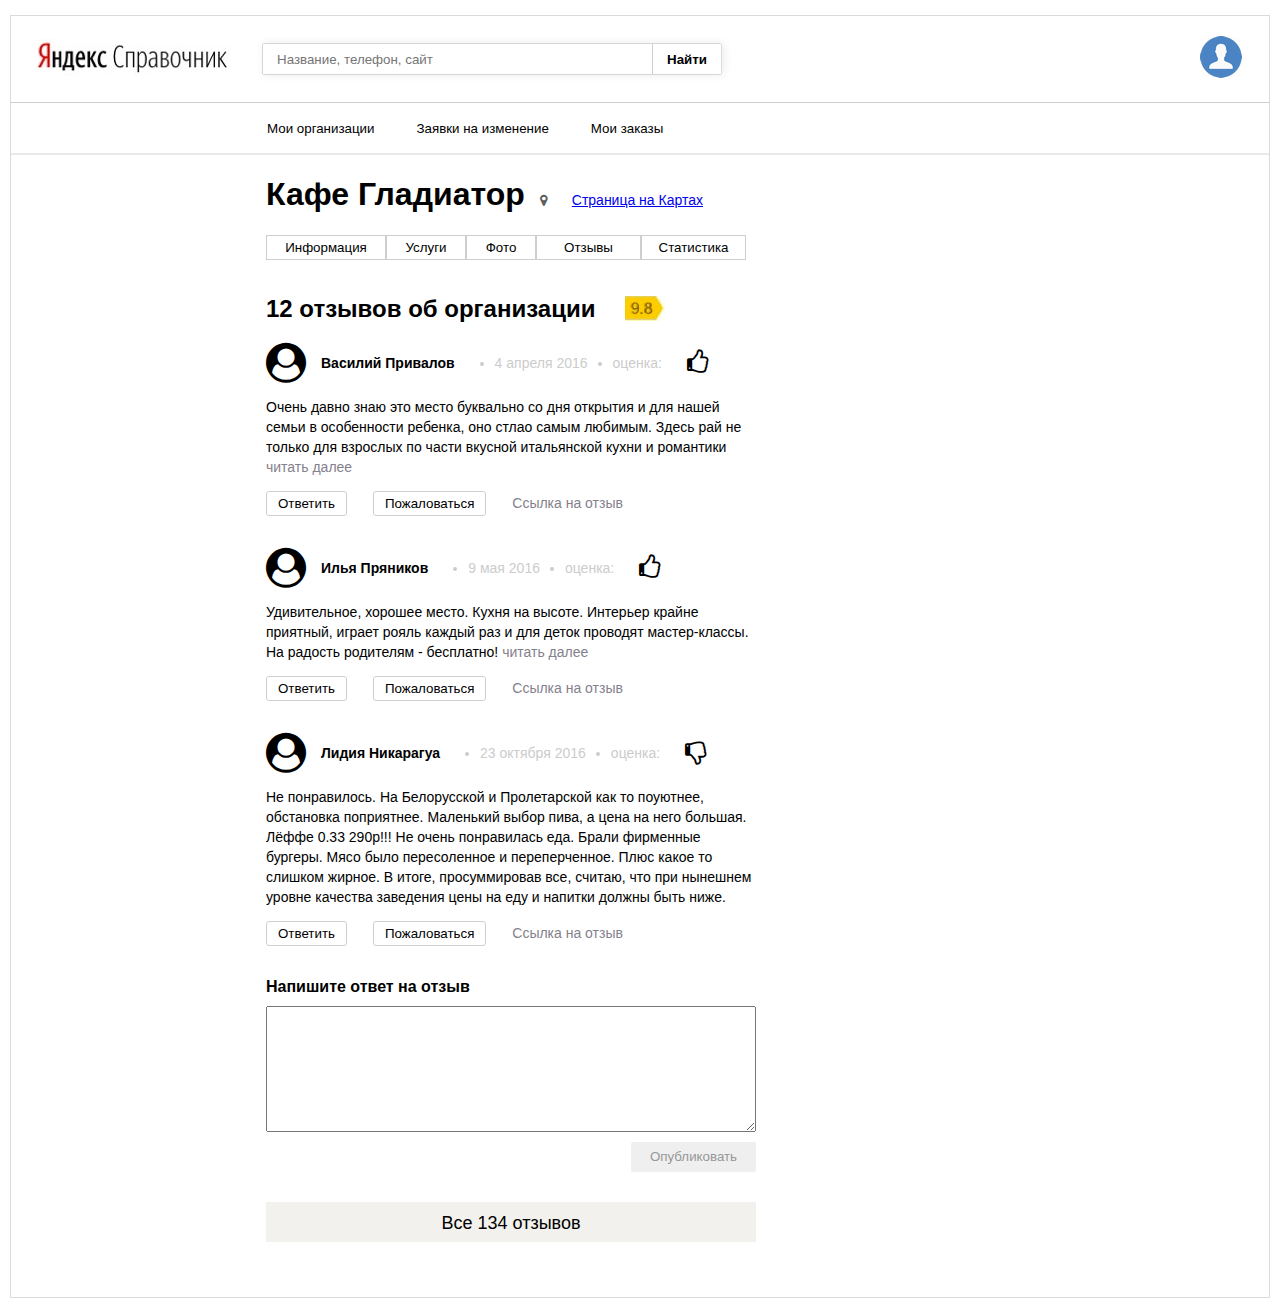
<file: YandexPage/index.html>
<!DOCTYPE html>
<html lang="en">

<head>
 <meta charset="UTF-8">
 <meta name="viewport" content="width=device-width, initial-scale=1.0">
 <meta http-equiv="X-UA-Compatible" content="ie=edge">
 <title>Яндекс</title>

 <link rel="stylesheet" href="sass/style.css">
 <link href="//netdna.bootstrapcdn.com/font-awesome/4.7.0/css/font-awesome.css" rel="stylesheet" />
</head>

<body>

 <header class="header">
  <div class="header-pair">
   <div class="header-logo">
    <img src="img/log-img.png" alt="">
   </div>
   <!-- /.header-logo -->
   <div class="header-search">
    <form>
     <input type="search" placeholder="Название, телефон, сайт">
     <button class="submit_button" type="submit">Найти</button>
    </form>
   </div>
   <!-- /.header-search -->
  </div>

  <div class="header-user_img">
   <img src="img/user-img.png" alt="">
  </div>
  <!-- /.header-user_img -->
 </header>
 <!-- /.header -->

 <ul class="nav-buttons">
  <li><button>Мои организации</button></li>
  <li><button>Заявки на изменение</button></li>
  <li><button>Мои заказы</button></li>
 </ul>



 <div class="container">
  <!-- <div class="nav"> -->

  <!-- </div> -->


  <section class="content">
   <div class="content__title">
    <h1>Кафе Гладиатор</h1>
    <i class="fa fa-map-marker" aria-hidden="true"></i>
    <a href="#">Страница на Картах</a>
    <!-- /.content__title -->
   </div>

   <ul class="content__nav">
    <li><button id="btn-1">Информация</button></li>
    <li><button id="btn-2">Услуги</button></li>
    <li><button id="btn-3">Фото</button></li>
    <li><button id="btn-4">Отзывы</button></li>
    <li><button id="btn-5">Статистика</button></li>
   </ul>
   <!-- /.content__nav -->

   <div class="feedback__title">
    <h2>12 отзывов об организации</h2>
    <img src="img/index-btn.png" alt="Индекс">
   </div>

   <div class="feedback">
    <div class="feedback__title">
     <i class="fa fa-user-circle" aria-hidden="true"></i>
     <span>Василий Привалов</span>
     <ul>
      <li>4 апреля 2016</li>
      <li>оценка:</li>
     </ul>
     <i class="fa fa-thumbs-o-up" aria-hidden="true"></i>
    </div>
    <!-- /.feedback__title -->
    <p class="feedback__text">Очень давно знаю это место буквально со дня открытия
     и для нашей семьи в особенности ребенка, оно стлао самым любимым. Здесь рай не только для
     взрослых по части вкусной итальянской кухни и романтики <a href="#">читать далее</a>
    </p>

    <div class="feedback__buttons">
     <button class="button__answer">Ответить</button>
     <button class="button__complain">Пожаловаться</button>
     <a href="#">Ссылка на отзыв</a>
    </div>
    <!-- /.feedback__buttons -->
   </div>
   <!-- /.feedback -->

   <div class="feedback">
    <div class="feedback__title">
     <i class="fa fa-user-circle" aria-hidden="true"></i>
     <span>Илья Пряников</span>
     <ul>
      <li>9 мая 2016</li>
      <li>оценка:</li>
     </ul>
     <i class="fa fa-thumbs-o-up" aria-hidden="true"></i>
    </div>
    <!-- /.feedback__title -->
    <p class="feedback__text">Удивительное, хорошее место. Кухня на высоте. Интерьер крайне приятный,
     играет рояль каждый раз и для деток проводят мастер-классы. На радость
     родителям - бесплатно! <a href="#">читать далее</a>
    </p>

    <div class="feedback__buttons">
     <button class="button__answer">Ответить</button>
     <button class="button__complain">Пожаловаться</button>
     <a href="#">Ссылка на отзыв</a>
    </div>
    <!-- /.feedback__buttons -->
   </div>
   <!-- /.feedback -->

   <div class="feedback">
    <div class="feedback__title">
     <i class="fa fa-user-circle" aria-hidden="true"></i>
     <span>Лидия Никарагуа</span>
     <ul>
      <li>23 октября 2016</li>
      <li>оценка:</li>
     </ul>
     <i class="fa fa-thumbs-o-down" aria-hidden="true"></i>
    </div>
    <!-- /.feedback__title -->
    <p class="feedback__text">Не понравилось. На Белорусской и Пролетарской как то поуютнее,
     обстановка поприятнее. Маленький выбор пива, а цена на него большая.
     Лёффе 0.33 290р!!! Не очень понравилась еда. Брали фирменные бургеры.
     Мясо было пересоленное и переперченное. Плюс какое то слишком жирное.
     В итоге, просуммировав все, считаю, что при нынешнем уровне качества
     заведения цены на еду и напитки должны быть ниже.
    </p>

    <div class="feedback__buttons">
     <button class="button__answer">Ответить</button>
     <button class="button__complain">Пожаловаться</button>
     <a href="#">Ссылка на отзыв</a>
    </div>
    <!-- /.feedback__buttons -->
   </div>
   <!-- /.feedback -->


   <h4>Напишите ответ на отзыв</h4>
   <div class="textblock">
    <textarea name="text" id="feedback" cols="68" rows="8"></textarea>
    <button>Опубликовать</button>
   </div>
  </section>
  <!-- /.content -->

  <button class="button_another-feedback">Все 134 отзывов</button>
 </div>


</body>

</html>
</file>
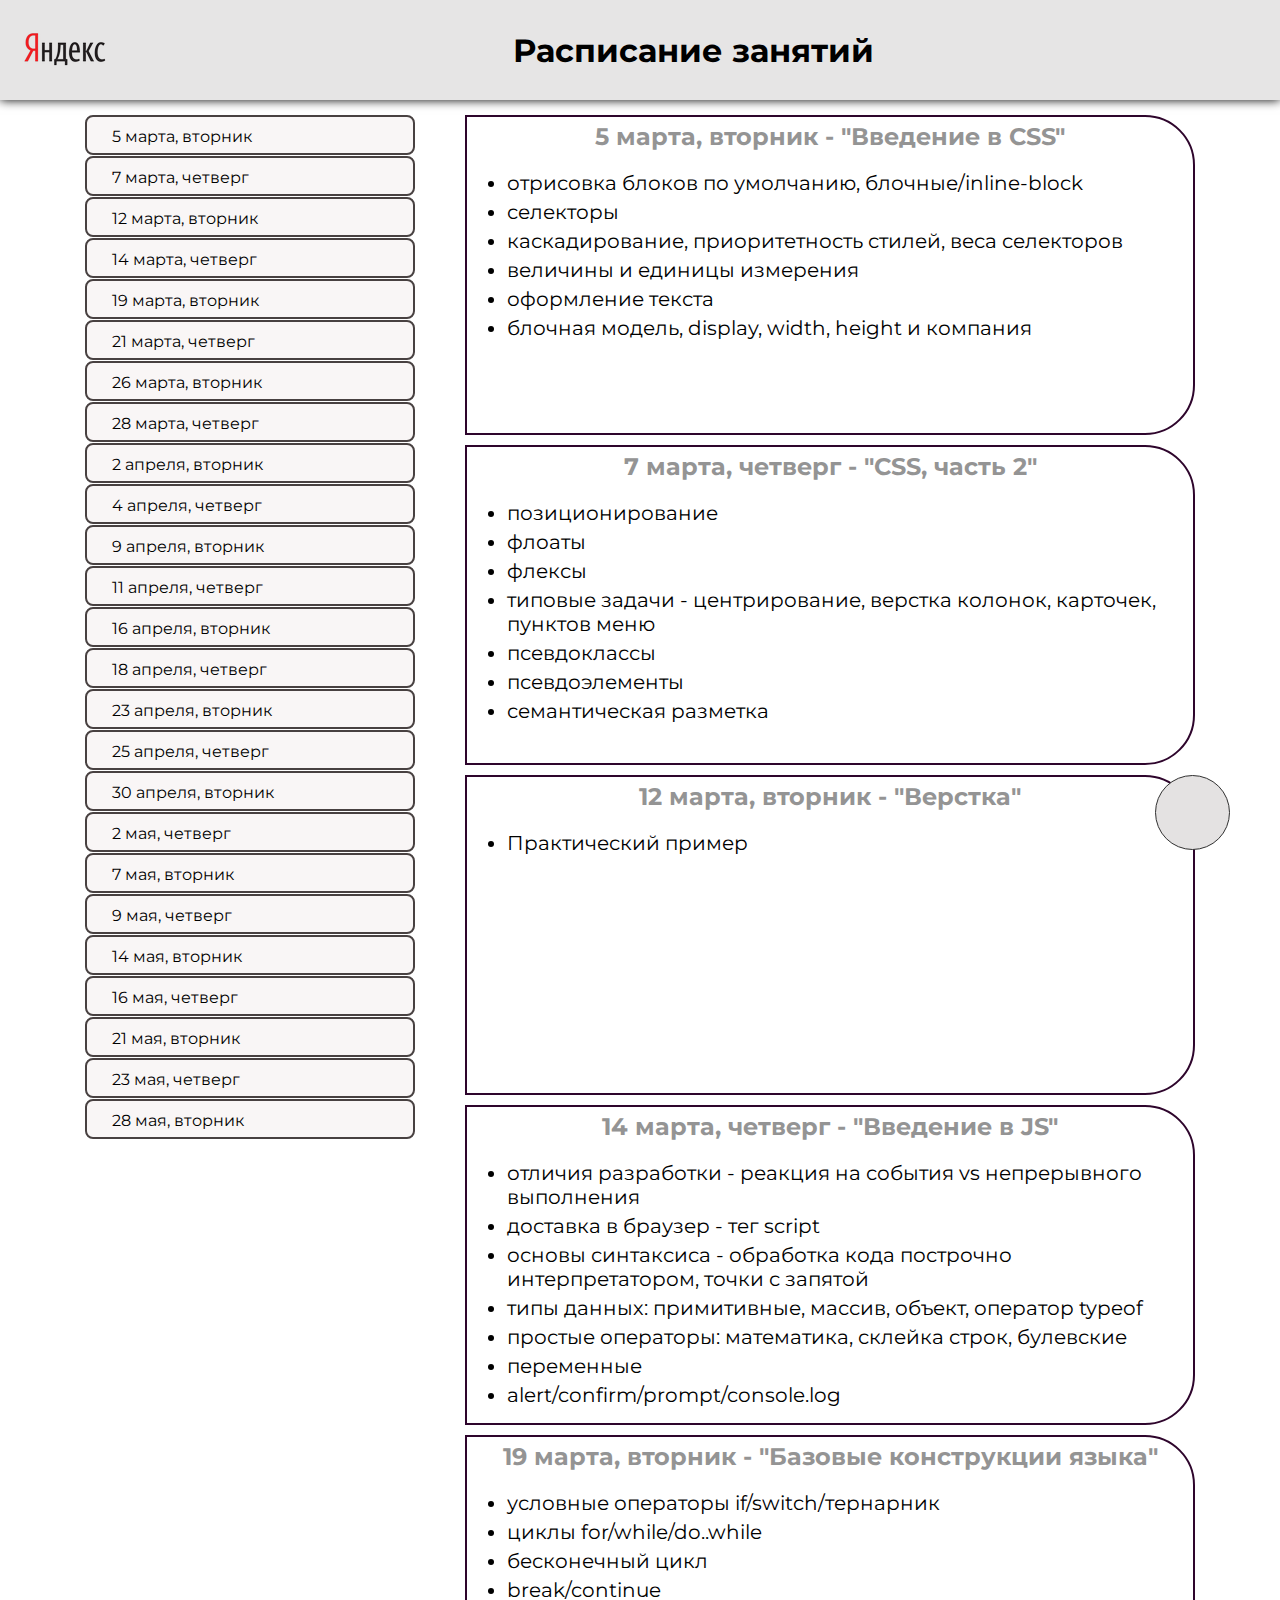
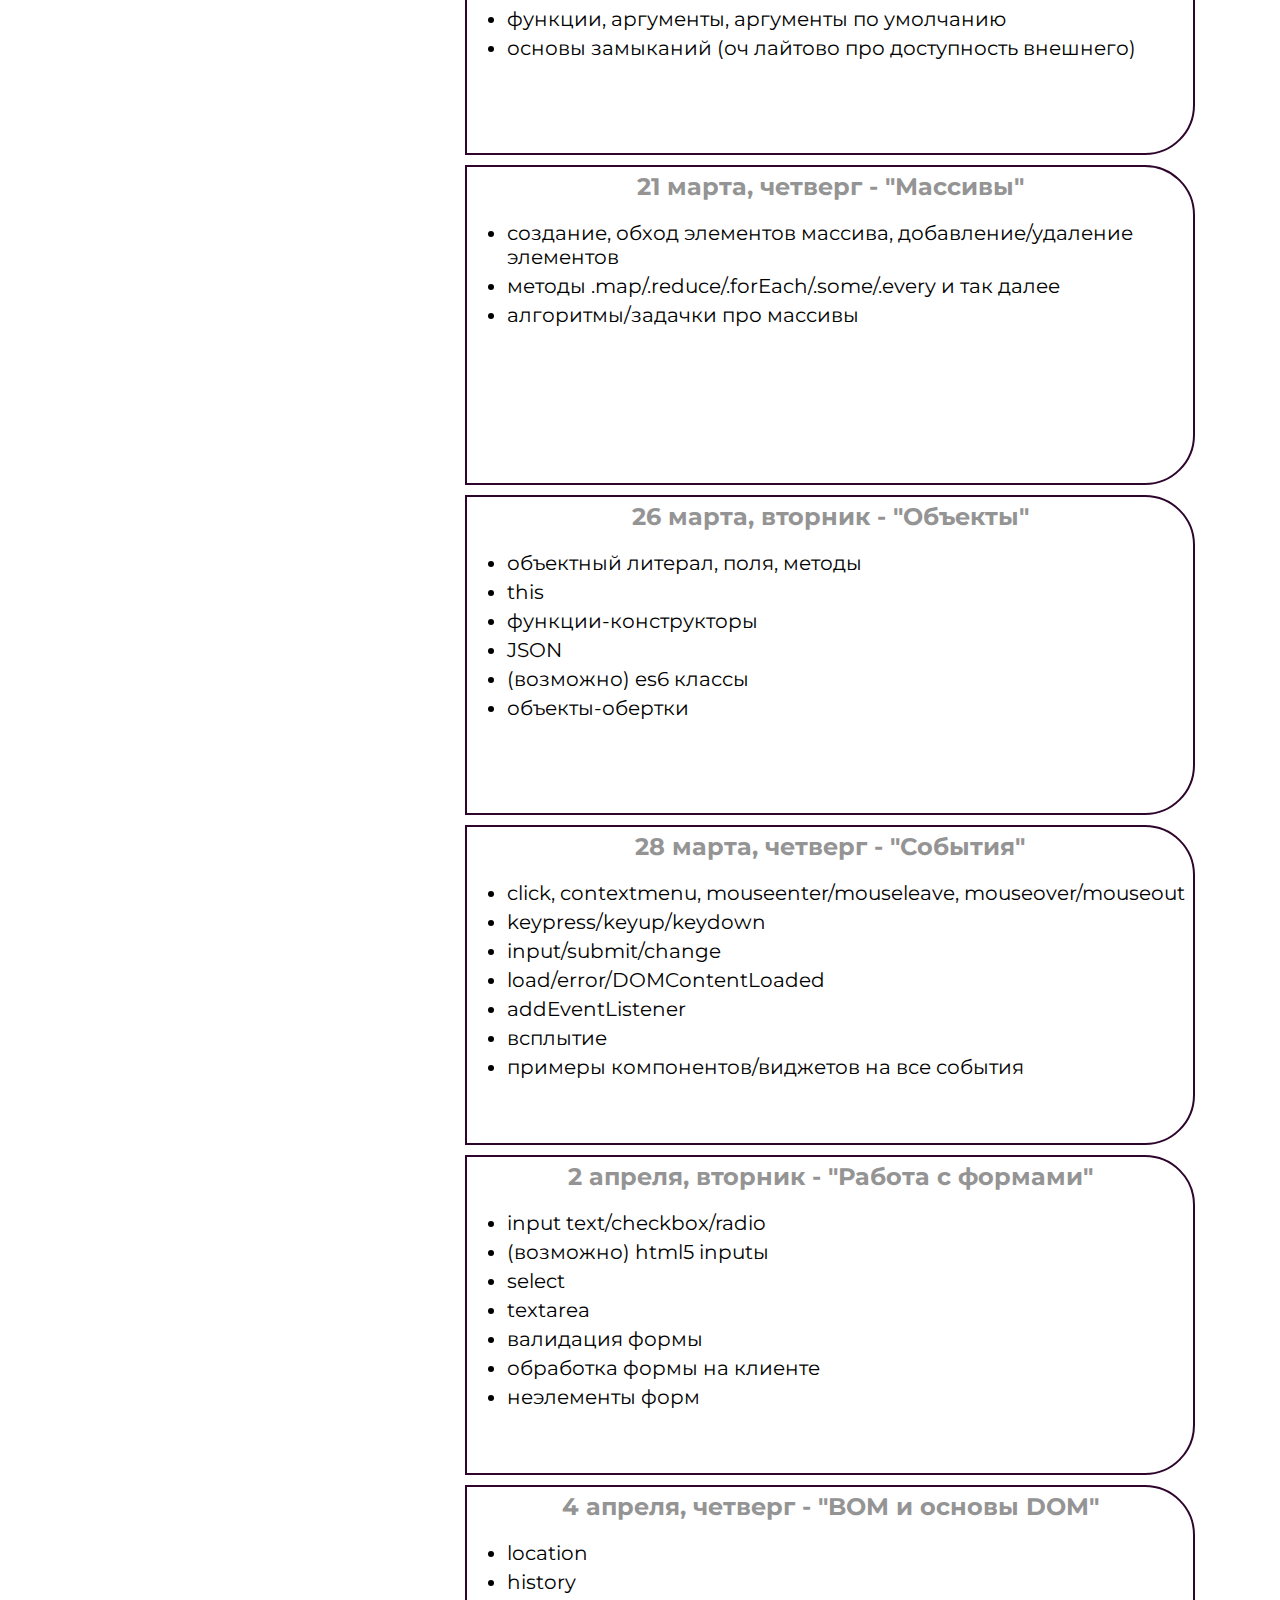
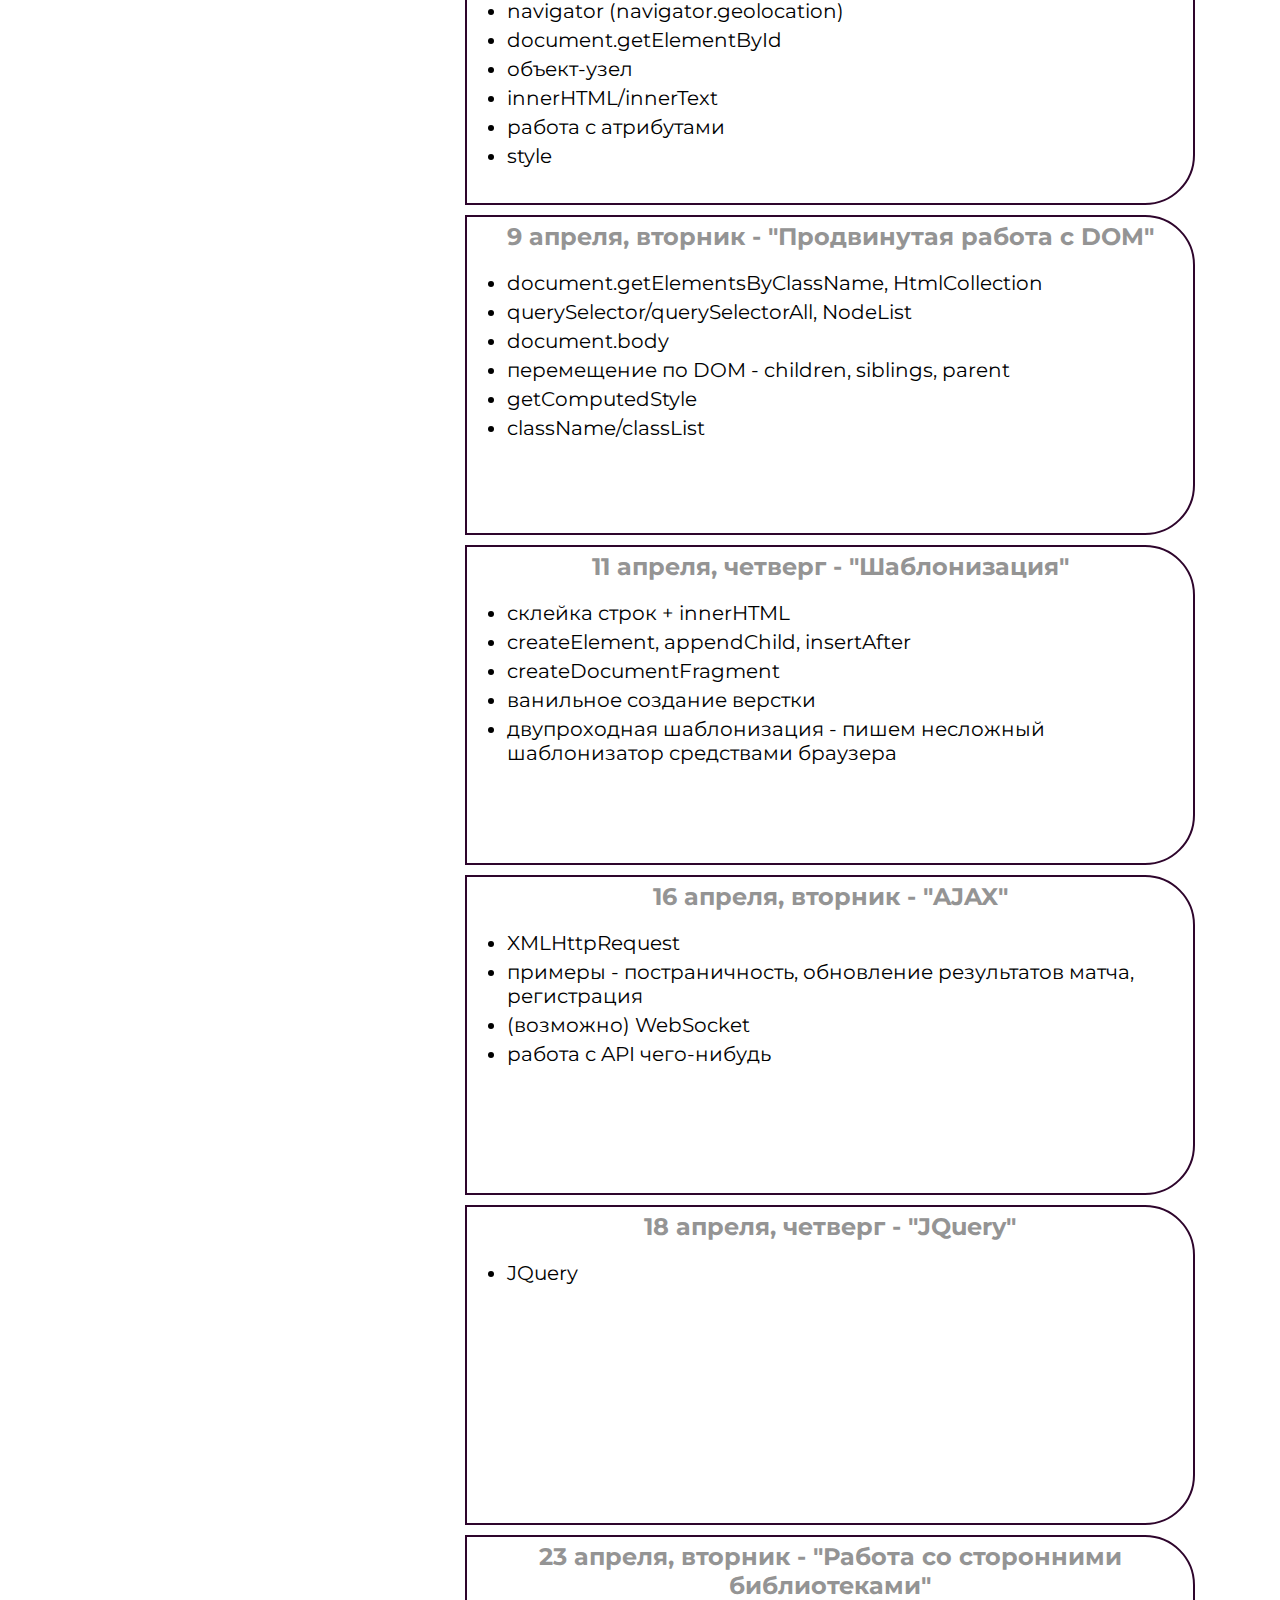
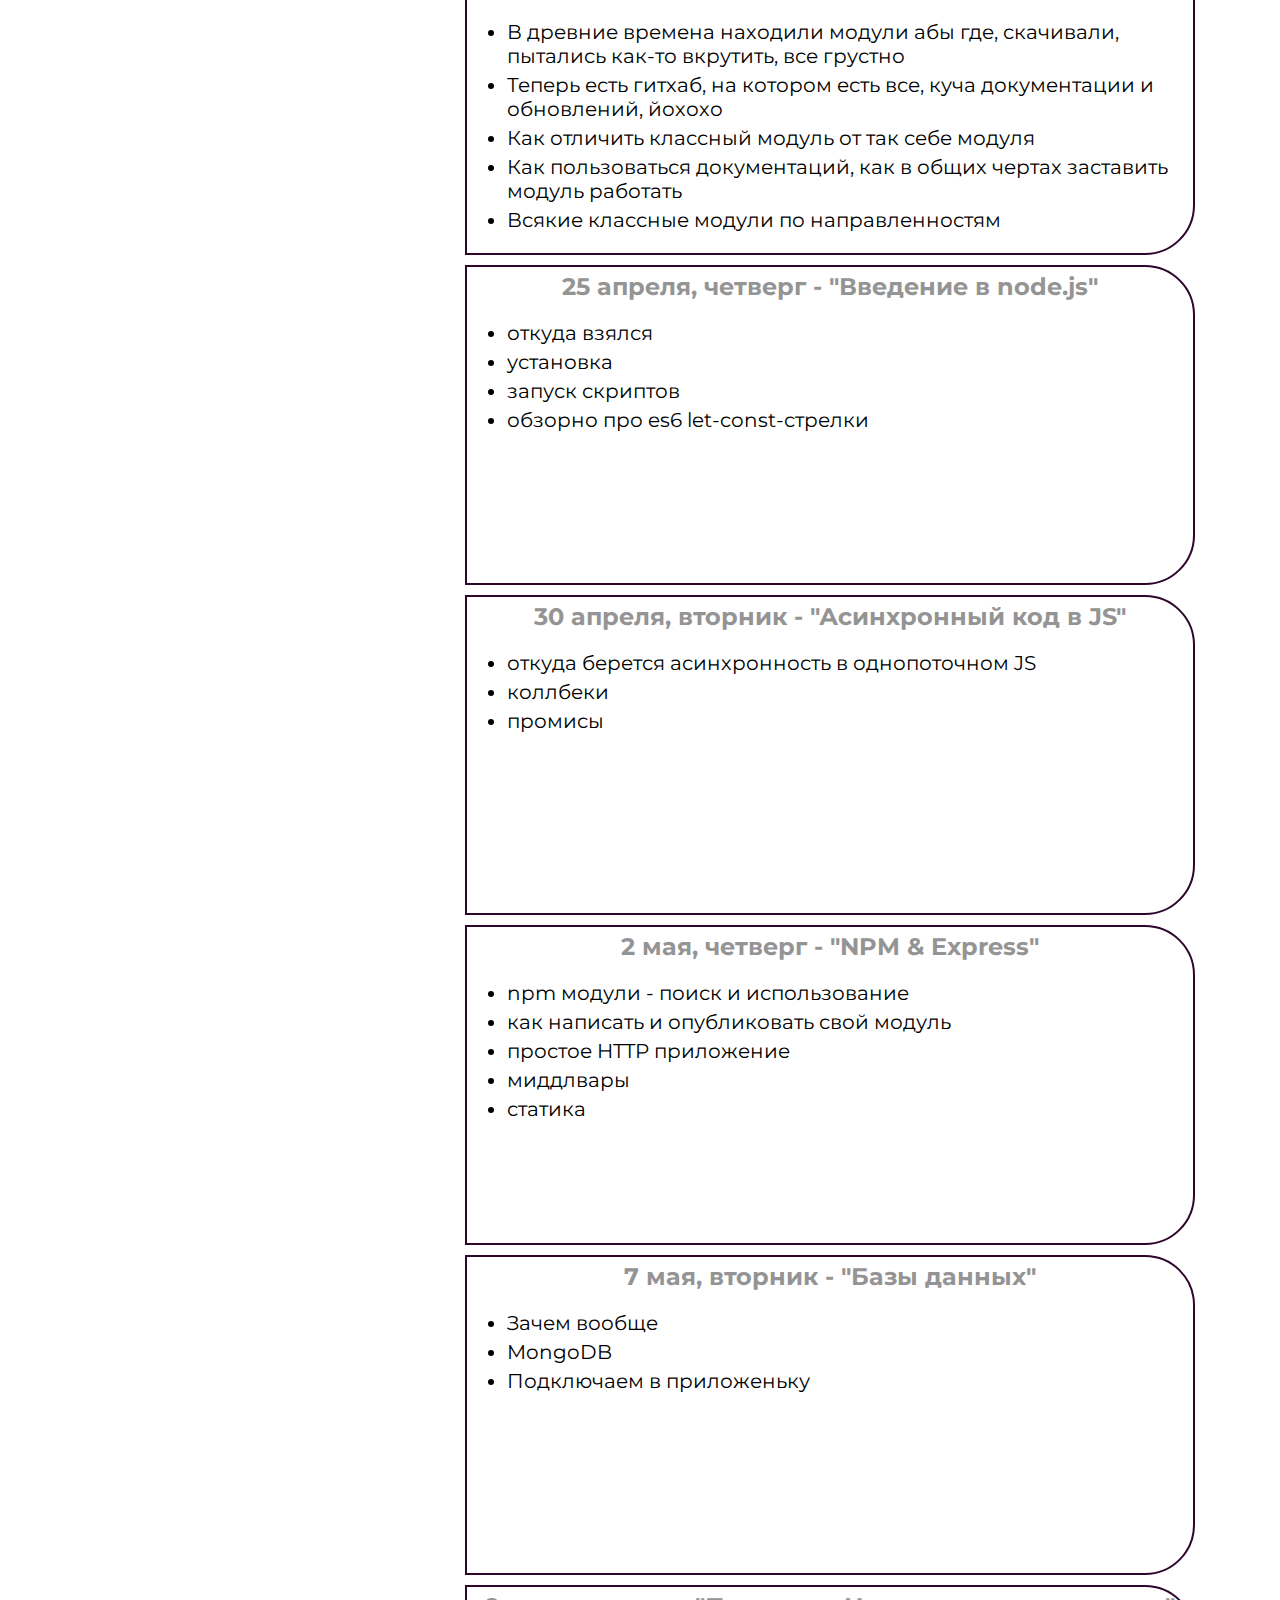
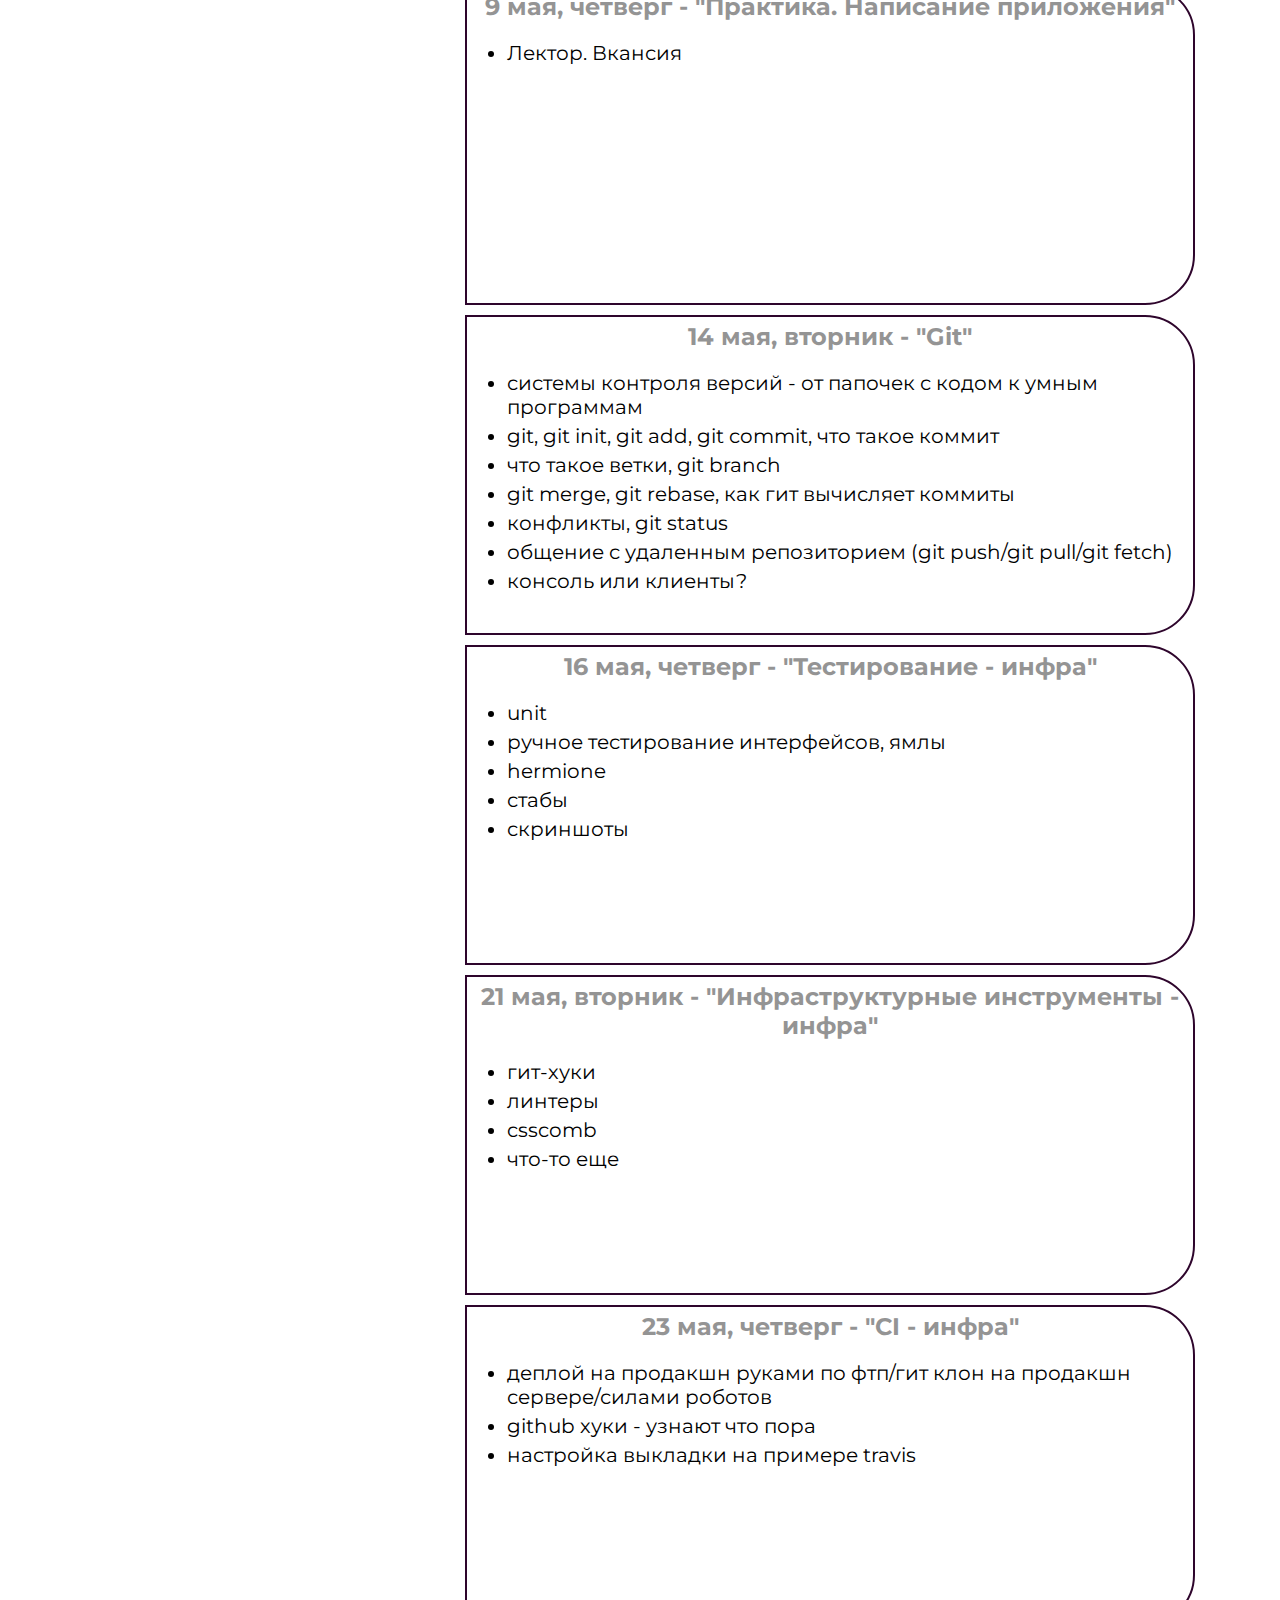
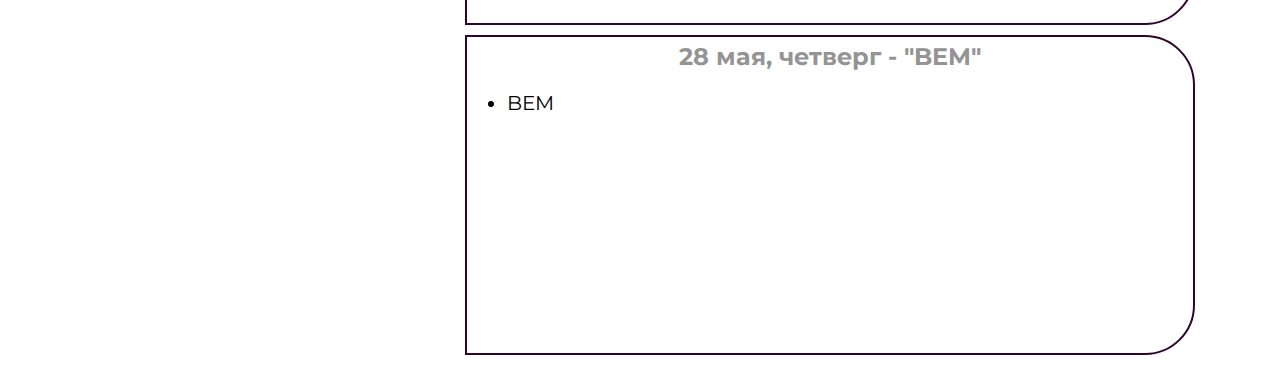
<file: Timetable/src/index.html>
<!DOCTYPE html>
<html lang="ru">

<!--shift+alt+F-->

<head>
  <meta charset="utf-8">
  <meta name="viewport" content="width=device-width, initial-scale=1, shrink-to-fit=no">

  <!-- Bootstrap core CSS -->
  <link href="css/bootstrap-grid.min.css" rel="stylesheet">

  <!-- Custom styles for this template -->
  <link rel="stylesheet" href="sass/main.css">

  <link href="https://fonts.googleapis.com/css?family=Montserrat" rel="stylesheet">
  
  <title>Расписание</title>

</head>

<body>
  <header class="header">
    <div class="container-fluid">
      <div class="row">

        <div class="col-2 col-md-3 col-lg-2 col-xl-1">
          <div class="img_logo">
            <img src="img/yandex.png" alt="logo">
          </div> 
        </div>

        <div class="col-10 col-md-9 col-lg-10 col-xl-11">
          <h1 class="text__title">Расписание занятий</h1>
        </div>

      </div>
    </div>
  </header>


  <div class="main_content">
    <div class="container">
      <div class="row items-align-center">

        <div class="col-lg-4">
          <div class="date-links">
            <ul class="date-navigation">
              <li><a href="#block_1">5 марта, вторник</a></li>
              <li><a href="#block_2">7 марта, четверг</a></li>
              <li><a href="#block_3">12 марта, вторник</a></li>
              <li><a href="#block_4">14 марта, четверг</a></li>
              <li><a href="#block_5">19 марта, вторник</a></li>
              <li><a href="#block_6">21 марта, четверг</a></li>
              <li><a href="#block_7">26 марта, вторник</a></li>
              <li><a href="#block_8">28 марта, четверг</a></li>
              <li><a href="#block_9">2 апреля, вторник</a></li>
              <li><a href="#block_10">4 апреля, четверг</a></li>
              <li><a href="#block_11">9 апреля, вторник</a></li>
              <li><a href="#block_12">11 апреля, четверг</a></li>
              <li><a href="#block_13">16 апреля, вторник</a></li>
              <li><a href="#block_14">18 апреля, четверг</a></li>
              <li><a href="#block_15">23 апреля, вторник</a></li>
              <li><a href="#block_16">25 апреля, четверг</a></li>
              <li><a href="#block_17">30 апреля, вторник</a></li>
              <li><a href="#block_18">2 мая, четверг</a></li>
              <li><a href="#block_19">7 мая, вторник</a></li>
              <li><a href="#block_20">9 мая, четверг</a></li>
              <li><a href="#block_21">14 мая, вторник</a></li>
              <li><a href="#block_22">16 мая, четверг</a></li>
              <li><a href="#block_23">21 мая, вторник</a></li>
              <li><a href="#block_24">23 мая, четверг</a></li>
              <li><a href="#block_25">28 мая, вторник</a></li>
            </ul>
          </div>
        </div>


        <div class="col-12 col-sm-12 col-lg-8">
            <div id="block_1" class="general-blocks">
              <h2 class="text__block-name">5 марта, вторник - "Введение в CSS"</h2>
              <ul class="text__theses">
                <li>отрисовка блоков по умолчанию, блочные/inline-block</li>
                <li>селекторы</li>
                <li>каскадирование, приоритетность стилей, веса селекторов</li>
                <li>величины и единицы измерения</li>
                <li>оформление текста</li>
                <li>блочная модель, display, width, height и компания</li>
              </ul>
            </div> 

            <!-- <a href="#" class="button_phone">Вверх</a> -->

            <div id="block_2" class="general-blocks">
              <h2 class="text__block-name">7 марта, четверг - "CSS, часть 2"</h2>
              <ul class="text__theses">
                <li>позиционирование</li>
                <li>флоаты</li>
                <li>флексы</li>
                <li>типовые задачи - центрирование, верстка колонок, карточек, пунктов меню</li>
                <li>псевдоклассы</li>
                <li>псевдоэлементы</li>
                <li>семантическая разметка</li>
              </ul>
            </div>

            <div id="block_3" class="general-blocks">
              <h2 class="text__block-name">12 марта, вторник - "Верстка"</h2>
              <ul class="text__theses">
                <li>Практический пример</li>  
              </ul>
            </div>

            <div id="block_4" class="general-blocks">
              <h2 class="text__block-name">14 марта, четверг - "Введение в JS"</h2>
              <ul class="text__theses">
                <li>отличия разработки - реакция на события vs непрерывного выполнения</li>
                <li>доставка в браузер - тег script</li>
                <li>основы синтаксиса - обработка кода построчно интерпретатором, точки с запятой</li>
                <li>типы данных: примитивные, массив, объект, оператор typeof</li>
                <li>простые операторы: математика, склейка строк, булевские</li>
                <li>переменные</li>
                <li>alert/confirm/prompt/console.log</li>
              </ul>
            </div>

            <div id="block_5" class="general-blocks">
              <h2 class="text__block-name">19 марта, вторник - "Базовые конструкции языка"</h2>
              <ul class="text__theses">
                <li>условные операторы if/switch/тернарник</li>
                <li>циклы for/while/do..while</li>
                <li>бесконечный цикл</li>
                <li>break/continue</li>
                <li>функции, аргументы, аргументы по умолчанию</li>
                <li>основы замыканий (оч лайтово про доступность внешнего)</li>
              </ul>
            </div>

            <div id="block_6" class="general-blocks">
              <h2 class="text__block-name">21 марта, четверг - "Массивы"</h2>
              <ul class="text__theses">
                <li>создание, обход элементов массива, добавление/удаление элементов</li>
                <li>методы .map/.reduce/.forEach/.some/.every и так далее</li>
                <li>алгоритмы/задачки про массивы</li>
              </ul>
            </div>

            <div id="block_7" class="general-blocks">
              <h2 class="text__block-name">26 марта, вторник - "Объекты"</h2>
              <ul class="text__theses">
                <li>объектный литерал, поля, методы</li>
                <li>this</li>
                <li>функции-конструкторы</li>
                <li>JSON</li>
                <li>(возможно) es6 классы</li>
                <li>объекты-обертки</li>
              </ul>
            </div>

            <div id="block_8" class="general-blocks">
              <h2 class="text__block-name">28 марта, четверг - "События"</h2>
              <ul class="text__theses">
                <li>click, contextmenu, mouseenter/mouseleave, mouseover/mouseout</li>
                <li>keypress/keyup/keydown</li>
                <li>input/submit/change</li>
                <li>load/error/DOMContentLoaded</li>
                <li>addEventListener</li>
                <li>всплытие</li>
                <li>примеры компонентов/виджетов на все события</li>
              </ul>
            </div>

            <div id="block_9" class="general-blocks">
              <h2 class="text__block-name">2 апреля, вторник - "Работа с формами"</h2>
              <ul class="text__theses">
                <li>input text/checkbox/radio</li>
                <li>(возможно) html5 inputы</li>
                <li>select</li>
                <li>textarea</li>
                <li>валидация формы</li>
                <li>обработка формы на клиенте</li>
                <li>неэлементы форм</li>
              </ul>
            </div>

            <div id="block_10" class="general-blocks">
              <h2 class="text__block-name">4 апреля, четверг - "BOM и основы DOM"</h2>
              <ul class="text__theses">
                <li>location</li>
                <li>history</li>
                <li>navigator (navigator.geolocation)</li>
                <li>document.getElementById</li>
                <li>объект-узел</li>
                <li>innerHTML/innerText</li>
                <li>работа с атрибутами</li>
                <li>style</li>
              </ul>
            </div>


            <div id="block_11" class="general-blocks">
              <h2 class="text__block-name">9 апреля, вторник - "Продвинутая работа с DOM"</h2>
              <ul class="text__theses">
                <li>document.getElementsByClassName, HtmlCollection</li>
                <li>querySelector/querySelectorAll, NodeList</li>
                <li>document.body</li>
                <li>перемещение по DOM - children, siblings, parent</li>
                <li>getComputedStyle</li>
                <li>className/classList</li>
              </ul>
            </div>

            <div id="block_12" class="general-blocks">
              <h2 class="text__block-name">11 апреля, четверг - "Шаблонизация"</h2>
              <ul class="text__theses">
                <li>склейка строк + innerHTML</li>
                <li>createElement, appendChild, insertAfter</li>
                <li>createDocumentFragment</li>
                <li>ванильное создание верстки</li>
                <li>двупроходная шаблонизация - пишем несложный шаблонизатор средствами браузера</li>
              </ul>
            </div>

            <div id="block_13" class="general-blocks">
              <h2 class="text__block-name">16 апреля, вторник - "AJAX"</h2>
              <ul class="text__theses">
                <li>XMLHttpRequest</li>
                <li>примеры - постраничность, обновление результатов матча, регистрация</li>
                <li>(возможно) WebSocket</li>
                <li>работа с API чего-нибудь</li>
              </ul>
            </div>

            <div id="block_14" class="general-blocks">
              <h2 class="text__block-name">18 апреля, четверг - "JQuery"</h2>
              <ul class="text__theses">
                <li>JQuery</li>
              </ul>
            </div>

            <div id="block_15" class="general-blocks">
              <h2 class="text__block-name">23 апреля, вторник - "Работа со сторонними библиотеками"</h2>
              <ul class="text__theses">
                <li>В древние времена находили модули абы где, скачивали, пытались как-то вкрутить, все грустно</li>
                <li>Теперь есть гитхаб, на котором есть все, куча документации и обновлений, йохохо</li>
                <li>Как отличить классный модуль от так себе модуля</li>
                <li>Как пользоваться документаций, как в общих чертах заставить модуль работать</li>
                <li>Всякие классные модули по направленностям</li>
              </ul>
            </div>

            <div id="block_16" class="general-blocks">
              <h2 class="text__block-name">25 апреля, четверг - "Введение в node.js"</h2>
              <ul class="text__theses">
                <li>откуда взялся</li>
                <li>установка</li>
                <li>запуск скриптов</li>
                <li>обзорно про es6 let-const-стрелки</li>
              </ul>
            </div>

            <div id="block_17" class="general-blocks">
              <h2 class="text__block-name">30 апреля, вторник - "Асинхронный код в JS"</h2>
              <ul class="text__theses">
                <li>откуда берется асинхронность в однопоточном JS</li>
                <li>коллбеки</li>
                <li>промисы</li>
              </ul>
            </div>

            <div id="block_18" class="general-blocks">
              <h2 class="text__block-name">2 мая, четверг - "NPM & Express"</h2>
              <ul class="text__theses">
                <li>npm модули - поиск и использование</li>
                <li>как написать и опубликовать свой модуль</li>
                <li>простое HTTP приложение</li>
                <li>миддлвары</li>
                <li>статика</li>
              </ul>
            </div>

            <div id="block_19" class="general-blocks">
              <h2 class="text__block-name">7 мая, вторник - "Базы данных"</h2>
              <ul class="text__theses">
                <li>Зачем вообще</li>
                <li>MongoDB</li>
                <li>Подключаем в приложеньку</li>
              </ul>
            </div>

            <div id="block_20" class="general-blocks">
              <h2 class="text__block-name">9 мая, четверг - "Практика. Написание приложения"</h2>
              <ul class="text__theses">
                <li>Лектор. Вкансия</li>
              </ul>
            </div>

            <div id="block_21" class="general-blocks">
              <h2 class="text__block-name">14 мая, вторник - "Git"</h2>
              <ul class="text__theses">
                <li>системы контроля версий - от папочек с кодом к умным программам</li>
                <li>git, git init, git add, git commit, что такое коммит</li>
                <li>что такое ветки, git branch</li>
                <li>git merge, git rebase, как гит вычисляет коммиты</li>
                <li>конфликты, git status</li>
                <li>общение с удаленным репозиторием (git push/git pull/git fetch)</li>
                <li>консоль или клиенты?</li>
              </ul>
            </div>

            <div id="block_22" class="general-blocks">
              <h2 class="text__block-name">16 мая, четверг - "Тестирование - инфра"</h2>
              <ul class="text__theses">
                <li>unit</li>
                <li>ручное тестирование интерфейсов, ямлы</li>
                <li>hermione</li>
                <li>стабы</li>
                <li>скриншоты</li>
              </ul>
            </div>
          

            <div id="block_23" class="general-blocks">
              <h2 class="text__block-name">21 мая, вторник - "Инфраструктурные инструменты - инфра"</h2>
              <ul class="text__theses">
                <li>гит-хуки</li>
                <li>линтеры</li>
                <li>csscomb</li>
                <li>что-то еще</li>
              </ul>
            </div>

            <div id="block_24" class="general-blocks">
              <h2 class="text__block-name">23 мая, четверг - "CI - инфра"</h2>
              <ul class="text__theses">
                <li>деплой на продакшн руками по фтп/гит клон на продакшн сервере/силами роботов</li>
                <li>github хуки - узнают что пора</li>
                <li>настройка выкладки на примере travis</li>
              </ul>
            </div>

            <div id="block_25" class="general-blocks">
              <h2 class="text__block-name">28 мая, четверг - "BEM"</h2>
              <ul class="text__theses">
                <li>BEM</li>
              </ul>
            </div>
        </div>

      </div>
    </div>
  </div>

  <a href="#" class="top_button"></a>

</body>

</html>
</file>
<file: YandexPage/sass/style.css>
body {
  margin: 15px 10px 0 10px;
  border: 1px solid #dbdbdb;
}

.header {
  display: -webkit-box;
  display: -ms-flexbox;
  display: flex;
  -webkit-box-align: center;
      -ms-flex-align: center;
          align-items: center;
  -webkit-box-pack: justify;
      -ms-flex-pack: justify;
          justify-content: space-between;
  border-bottom: 1px solid #cecece;
}

.header-pair {
  display: -webkit-box;
  display: -ms-flexbox;
  display: flex;
  -webkit-box-align: center;
      -ms-flex-align: center;
          align-items: center;
  margin: 22px 0 22px 24px;
}

.header-user_img {
  margin-right: 27px;
}

.header-logo {
  margin-right: 27px;
}

form {
  width: 458px;
  height: 30px;
  position: relative;
  border-radius: 2px;
  border: 1px solid #d6d6d6;
  -webkit-box-shadow: 2px 0 10px #ececec;
          box-shadow: 2px 0 10px #ececec;
}

input {
  height: 30px;
  width: 387px;
  outline: none;
  border: 1px;
  padding-left: 14px;
}

.submit_button {
  margin-left: 2px;
  height: 30px;
  width: 70px;
  position: absolute;
  border: none;
  outline: none;
  background-color: #fff;
  border-left: 1px solid #cecece;
  border-right: 1px solid #dbdbdb;
  font-weight: bold;
}

.submit_button:active {
  background-color: #ffec9a;
}

.nav-buttons {
  list-style: none;
  width: body;
  margin: 0;
  padding-left: 250px;
  display: -webkit-box;
  display: -ms-flexbox;
  display: flex;
  -webkit-box-pack: start;
      -ms-flex-pack: start;
          justify-content: flex-start;
  border-bottom: 2px solid #e9e9e9;
}

.nav-buttons button {
  border: none;
  outline: none;
  background-color: #fff;
  height: 50px;
  margin-right: 30px;
}

.nav-buttons button:hover {
  border-bottom: 2px solid #000000;
}

.container {
  width: 490px;
  margin-left: 255px;
}

.container .button_another-feedback {
  width: 100%;
  margin-top: 30px;
  margin-bottom: 55px;
  height: 40px;
  outline: none;
  border: none;
  font-size: 18px;
  line-height: 40px;
  background-color: #f2f1ed;
}

.container .button_another-feedback:hover {
  background-color: #d3d3d3;
}

.content {
  font-family: Arial, sans-serif;
}

.content h4 {
  margin: 0;
  margin-bottom: 10px;
}

.content__title {
  display: -webkit-box;
  display: -ms-flexbox;
  display: flex;
  -webkit-box-align: baseline;
      -ms-flex-align: baseline;
          align-items: baseline;
  -webkit-box-pack: start;
      -ms-flex-pack: start;
          justify-content: flex-start;
}

.content__title h1 {
  font-size: 32px;
}

.content__title .fa {
  font-size: 13px;
  margin-left: 15px;
  color: #5e5e5e;
}

.content__title a {
  font-size: 14px;
  margin-left: 25px;
}

.content__nav {
  list-style: none;
  margin: 0;
  padding: 0;
  display: -webkit-box;
  display: -ms-flexbox;
  display: flex;
  margin-bottom: 15px;
}

.content__nav button {
  height: 25px;
  background-color: #fff;
  border: 1px solid #cecece;
  outline: none;
}

.content__nav button:hover {
  background-color: #feec9a;
}

.content #btn-1 {
  width: 120px;
}

.content #btn-2 {
  width: 80px;
}

.content #btn-3 {
  width: 70px;
}

.content #btn-4 {
  width: 105px;
}

.content #btn-5 {
  width: 105px;
}

.content .feedback__title {
  display: -webkit-box;
  display: -ms-flexbox;
  display: flex;
  -webkit-box-pack: start;
      -ms-flex-pack: start;
          justify-content: flex-start;
  -webkit-box-align: center;
      -ms-flex-align: center;
          align-items: center;
}

.content .feedback__title img {
  max-height: 25px;
  min-width: 40px;
  margin-left: 30px;
}

.content .textblock {
  display: -webkit-box;
  display: -ms-flexbox;
  display: flex;
  -ms-flex-wrap: wrap;
      flex-wrap: wrap;
  -webkit-box-pack: end;
      -ms-flex-pack: end;
          justify-content: flex-end;
}

.content .textblock textarea {
  margin-bottom: 10px;
}

.content .textblock button {
  width: 125px;
  height: 30px;
  border: none;
  outline: none;
  border-radius: 2px;
  color: #979797;
}

.feedback {
  font-size: 14px;
  margin-bottom: 32px;
}

.feedback p {
  line-height: 20px;
}

.feedback a {
  text-decoration: none;
  color: #83818c;
}

.feedback__title {
  display: -webkit-box;
  display: -ms-flexbox;
  display: flex;
}

.feedback__title .fa-user-circle {
  font-size: 40px;
}

.feedback__title .fa-thumbs-o-up, .feedback__title .fa-thumbs-o-down {
  font-size: 25px;
}

.feedback__title span {
  margin-left: 15px;
  font-weight: bold;
}

.feedback__title ul {
  color: #cccccc;
  margin: 0;
  display: -webkit-box;
  display: -ms-flexbox;
  display: flex;
  -webkit-box-pack: start;
      -ms-flex-pack: start;
          justify-content: flex-start;
}

.feedback__title ul li {
  margin-right: 25px;
}

.feedback button {
  border: 1px solid #cfcfcf;
  height: 25px;
  padding: 0 11px 0 11px;
  margin-right: 22px;
  background-color: #fff;
  border-radius: 3px;
  outline: none;
}

.feedback button:hover {
  background-color: #feee9b;
}
/*# sourceMappingURL=style.css.map */
</file>
<file: Timetable/src/sass/main.css>
* {
  -webkit-box-sizing: border-box;
          box-sizing: border-box;
  margin: 0;
  -webkit-transition: .2s;
  transition: .2s;
}

body {
  font-family: Montserrat, Arial, Helvetica, sans-serif;
}

.header {
  background-color: #E6E5E5;
  height: 100px;
  display: -webkit-box;
  display: -ms-flexbox;
  display: flex;
  -webkit-box-align: center;
      -ms-flex-align: center;
          align-items: center;
  justify-items: center;
  margin-bottom: 15px;
  -webkit-box-shadow: 0 0 10px black;
          box-shadow: 0 0 10px black;
}

.text__title {
  display: -webkit-box;
  display: -ms-flexbox;
  display: flex;
  -webkit-box-pack: center;
      -ms-flex-pack: center;
          justify-content: center;
  padding-top: 20px;
}

.date-navigation {
  list-style-type: none;
  padding-left: 0;
  margin-left: 0;
  margin-right: 20px;
}

.date-navigation a {
  display: block;
  background-color: #F9F6F6;
  border: 2px solid #484141;
  margin-bottom: 1px;
  height: 40px;
  line-height: 40px;
  text-decoration: none;
  padding-left: 25px;
  border-radius: 8px;
  color: black;
}

.date-navigation a:hover {
  background-color: #E7E7E9;
}

.main-content {
  margin-top: 50px;
}

.general-blocks {
  border: 2px solid #2E052C;
  height: 320px;
  border-radius: 0 50px 50px 0;
  overflow: auto;
  margin-bottom: 10px;
}

@media (max-width: 1000px) {
  .date-links {
    display: none;
  }
}

@media (max-width: 767px) {
  .general-blocks {
    height: 400px;
  }
}

@media (max-width: 500px) {
  .text__title {
    font-size: 25px;
    tex-align: center;
    padding-bottom: 20px;
    padding-right: 30px;
  }
  .img_logo {
    display: none;
  }
}

.text__block-name {
  text-align: center;
  margin-bottom: 20px;
  margin-top: 5px;
  color: #949494;
}

.text__theses {
  font-size: 20px;
}

.text__theses li {
  margin-bottom: 5px;
}

.top_button {
  width: 75px;
  height: 75px;
  position: fixed;
  bottom: 50px;
  right: 50px;
  border-radius: 50px;
  text-decoration: none;
  background-color: #E4E2E2;
  color: black;
  font-family: Montserrat, Arial, Helvetica, sans-serif;
  font-size: 12px;
  text-align: center;
  border: 1px solid #303030;
}

.top_button:hover {
  background-color: #fff;
}
/*# sourceMappingURL=main.css.map */
</file>
